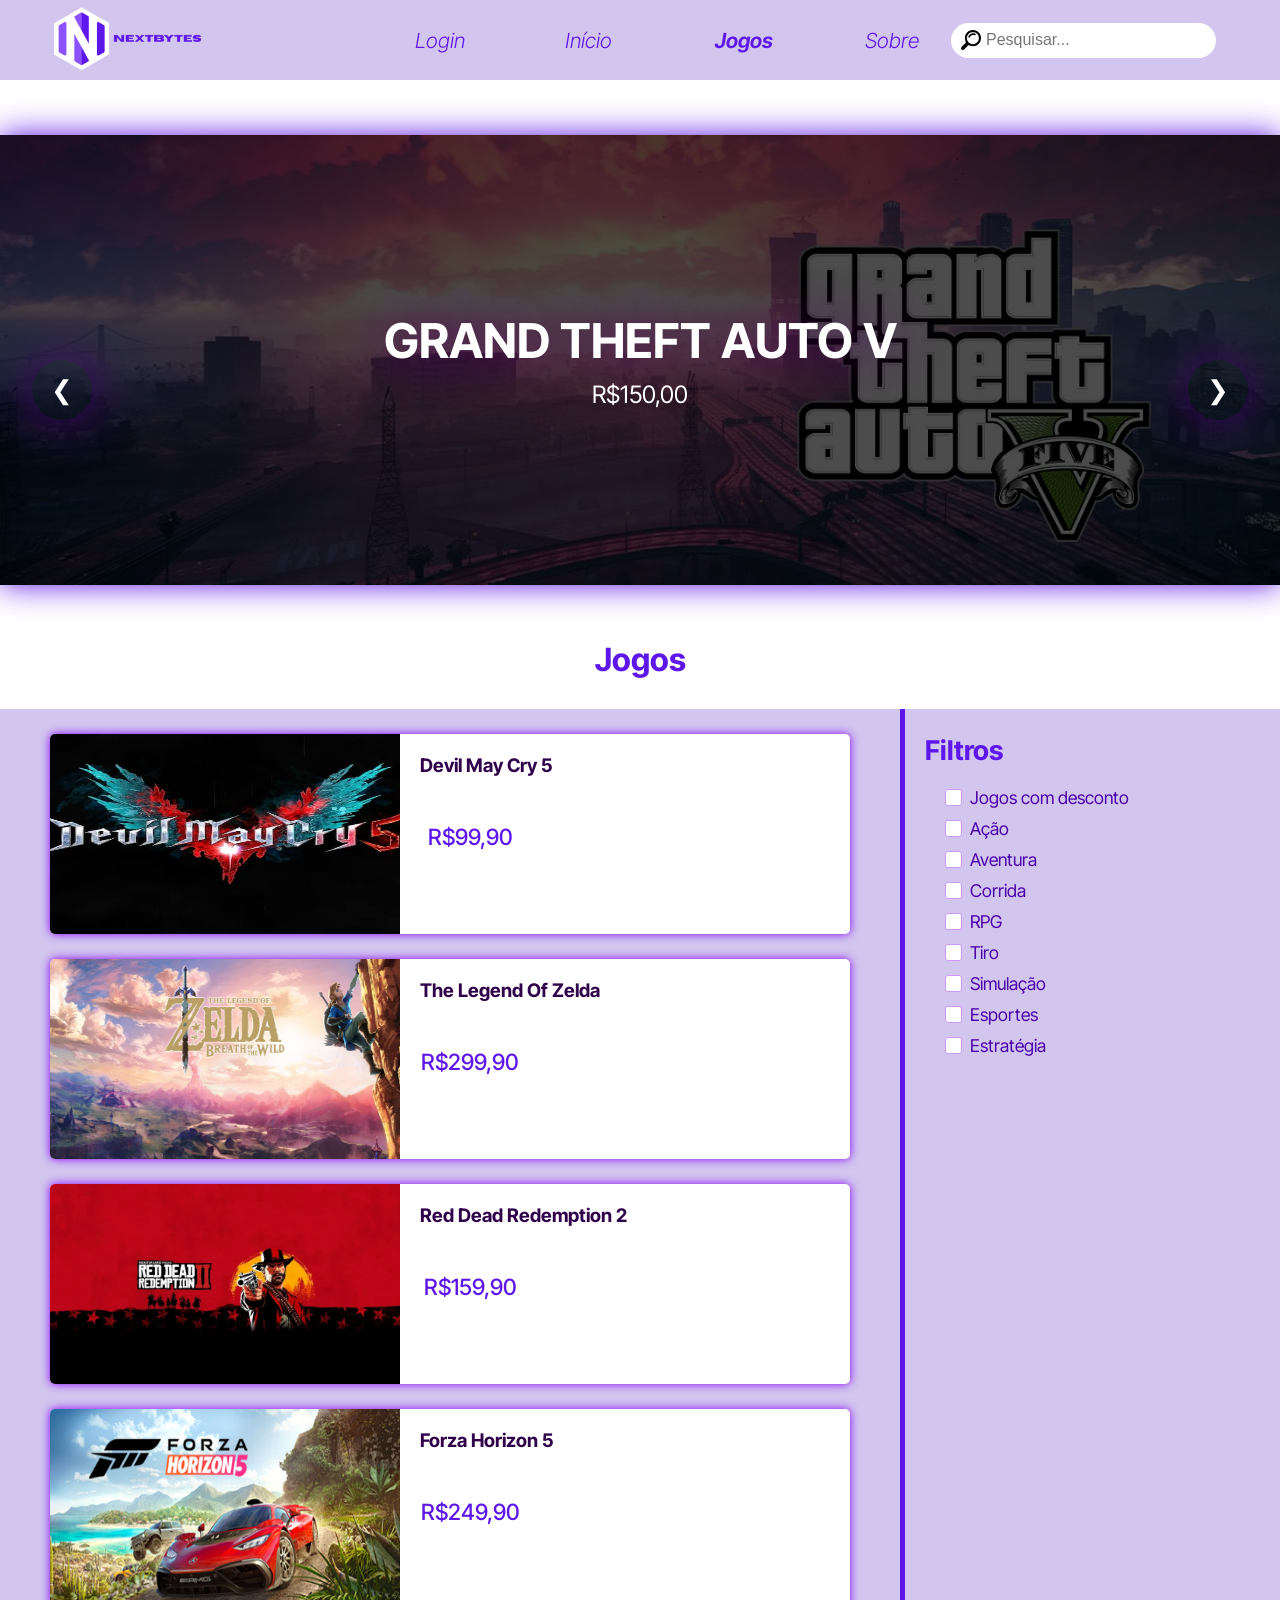
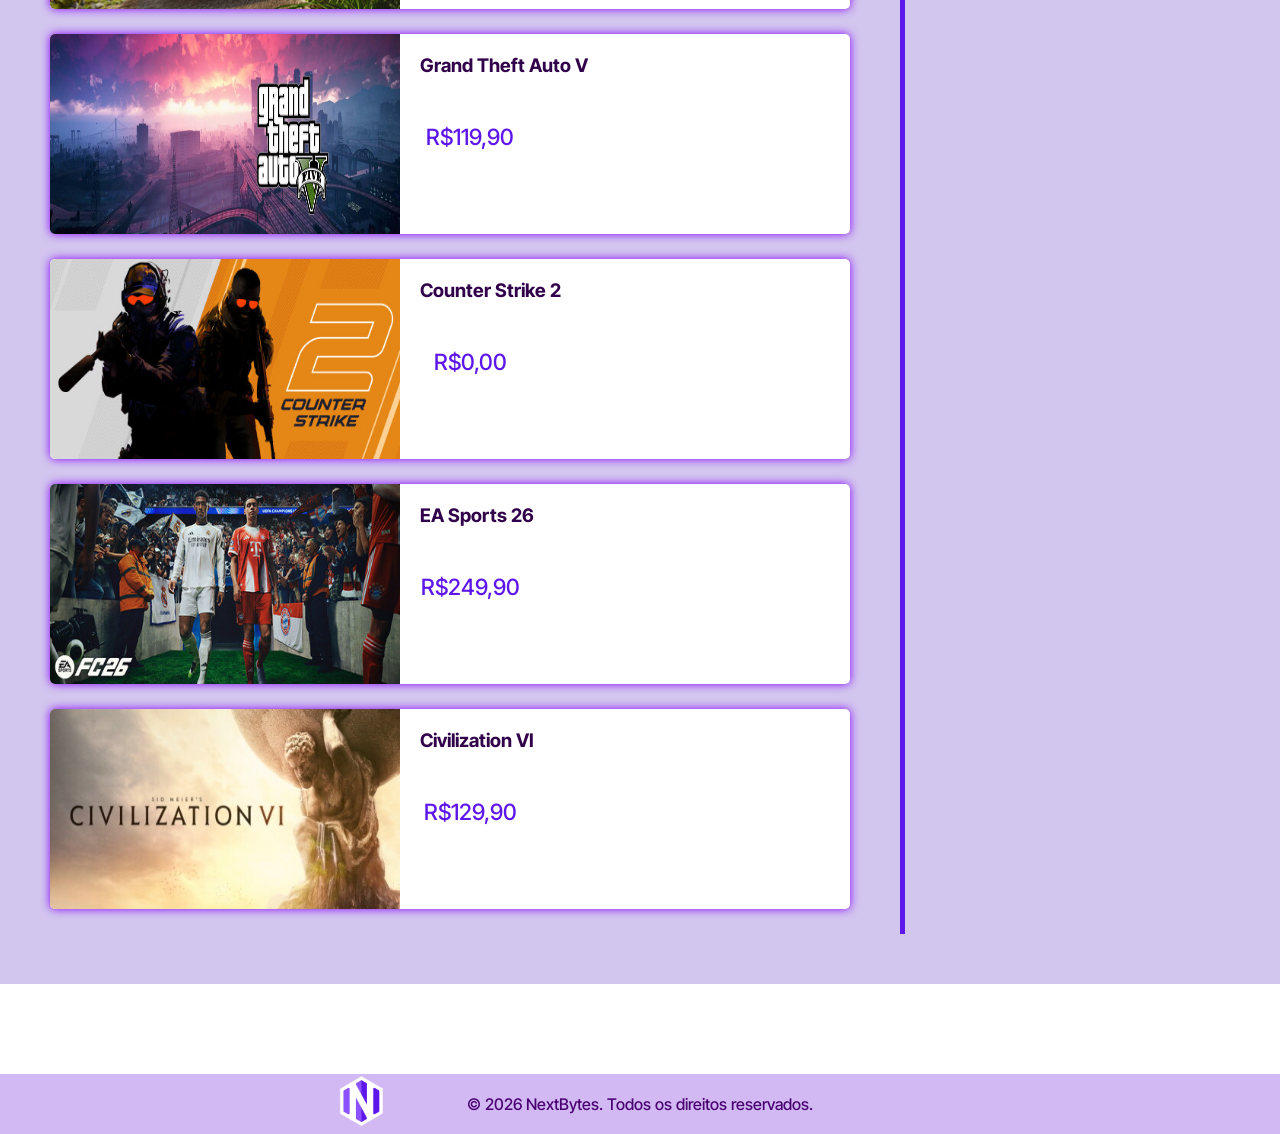
<file: jogos.html>
<!DOCTYPE html>
<html lang="pt-br">

<head>
    <meta charset="UTF-8">
    <meta name="viewport" content="width=device-width, initial-scale=1.0">
    <link rel="stylesheet" href="./src/css/styles.css">
    <link rel="icon" href="./src/assets/NextByteslogo.png">
    <title>NextBytes</title>
</head>


<body>
<header>
     <img src="./src/assets/NextBytes.png" alt="logo" id="logo">
    <nav>
        <ul class="menu-header">
            <li><a href="./login.html" class="menu"><p>Login</p></a></li>
            <li><a href="./index.html" class="menu" id="inicio"><p>Início</p></a></li>
            <li><a href="./jogos.html" class="menu" id="jogos" style="font-weight: 650;"><p>Jogos</p></a></li>
            <li><a href="./sobre.html" class="menu"><p>Sobre</p></a></li>
        </ul>
    </nav>
    <input type="text" id="pesquisar" placeholder="Pesquisar...">
    <div class="hamburguer">
            <span class="barra"></span>
            <span class="barra"></span>
            <span class="barra"></span>
        </div>

</header>
    
    <main>
        <section class="banner" id="banner">
    <button class="btn-ban btn-proximo-ban">&#10095;</button>
    <div class="banner-conteudo">
        <a href="" class="a-banner">
        <h2 class="banner-titulo"></h2>
        <p class="banner-preco"></p>
        </a>
    </div>

    <button class="btn-ban btn-anterior-ban">&#10094;</button>
</section>

        <h1 class="titulo-parte-produto">Jogos</h1>

        <section class="conteudo-pesquisa">
            <button id="btn-filtro">Filtros</button>
            <section class="grade-produtos-pesquisa">
            <div class="produtos-pesquisa" data-categoria=" acao" data-id="8">
                <img src="./src/assets/dmclogo.jpg" alt="Jogos">
                <h1 class="titulo-produto-pesquisa">Devil May Cry 5</h1>
                <p class="preco-produto-pesquisa">R$99,90</p>
            </div>
            <div class="produtos-pesquisa" data-categoria="aventura rpg" data-id="4">
                <img src="./src/assets/zeldabanner.jpg" alt="Jogos">
                <h1 class="titulo-produto-pesquisa" >The Legend Of Zelda</h1>
                <p class="preco-produto-pesquisa">R$299,90</p>
            </div>
            <div class="produtos-pesquisa" data-categoria="acao aventura" data-id="2">
                <img src="./src/assets/rdr2banner.jpg" alt="Jogos">
                <h1 class="titulo-produto-pesquisa" >Red Dead Redemption 2</h1>
                <p class="preco-produto-pesquisa">R$159,90</p>
            </div>
            <div class="produtos-pesquisa" data-categoria="corrida" data-id="3">
                <img src="./src/assets/forzabanner.jpg" alt="Jogos">
                <h1 class="titulo-produto-pesquisa" >Forza Horizon 5</h1>
                <p class="preco-produto-pesquisa">R$249,90</p>
            </div>
            <div class="produtos-pesquisa" data-categoria="acao aventura desconto" data-id="1">
                <img src="./src/assets/gtalogo.jpg" alt="Jogos">
                <h1 class="titulo-produto-pesquisa" >Grand Theft Auto V</h1>
                <p class="preco-produto-pesquisa">R$119,90</p>
            </div>
            <div class="produtos-pesquisa" data-categoria="tiro acao" data-id="5">
                <img src="./src/assets/csbanner.jpg" alt="Jogos">
                <h1 class="titulo-produto-pesquisa">Counter Strike 2</h1>
                <p class="preco-produto-pesquisa">R$0,00</p>
            </div>
            <div class="produtos-pesquisa" data-categoria="esportes simulacao desconto" data-id="6">
                <img src="./src/assets/fifabanner.jpg" alt="Jogos">
                <h1 class="titulo-produto-pesquisa" >EA Sports 26</h1>
                <p class="preco-produto-pesquisa">R$249,90</p>
            </div>
            <div class="produtos-pesquisa" data-categoria="estrategia simulacao desconto" data-id="7">
                <img src="./src/assets/cvlbanner.jpg" alt="Jogos">
                <h1 class="titulo-produto-pesquisa" >Civilization VI</h1>
                <p class="preco-produto-pesquisa">R$129,90</p>
            </div>
            </section>
            <section class="grade-filtro-pesquisa">
                <div class="filtro-pesquisa">
                <h1>Filtros</h1>
                <div class="filtro-aba-pesquisa">
                <label class="check">
                    <input type="checkbox" value="desconto"><span></span> <p>Jogos com desconto </p>
                </label>
                </div>
                <div class="filtro-aba-pesquisa">
                <label class="check">
                    <input type="checkbox" value="acao"><span></span> <p>Ação </p>
                </label>
                </div>
                <div class="filtro-aba-pesquisa">
                <label class="check">
                    <input type="checkbox" value="aventura"><span></span> <p>Aventura </p>
                </label>
                </div>
                <div class="filtro-aba-pesquisa">
                <label class="check">
                    <input type="checkbox" value="corrida"><span></span> <p>Corrida </p>
                </label>
                </div>
                <div class="filtro-aba-pesquisa">
                <label class="check">
                    <input type="checkbox" value="rpg"><span></span> <p>RPG </p>
                </label>
                </div>
                <div class="filtro-aba-pesquisa">
                <label class="check">
                    <input type="checkbox" value="tiro"><span></span> <p>Tiro </p>
                </label>
                </div>
                <div class="filtro-aba-pesquisa">
                <label class="check">
                    <input type="checkbox" value="simulacao"><span></span> <p>Simulação </p>
                </label>
                </div>
                <div class="filtro-aba-pesquisa">
                <label class="check">
                    <input type="checkbox" value="esportes"><span></span> <p>Esportes </p>
                </label>
                </div>
                <div class="filtro-aba-pesquisa">
                <label class="check">
                    <input type="checkbox" value="estrategia"><span></span> <p>Estratégia </p>
                </label>
                </div>
            </div>
            </section>

        </section>
        
    </main>
    <footer class="footer">
        <p>© 2026 NextBytes. Todos os direitos reservados.</p>
            <img src="./src/assets/NextByteslogo.png" alt="Logo">
    </footer>
    <script src="./src/js/script.js"></script>
</body>
</html>
</file>
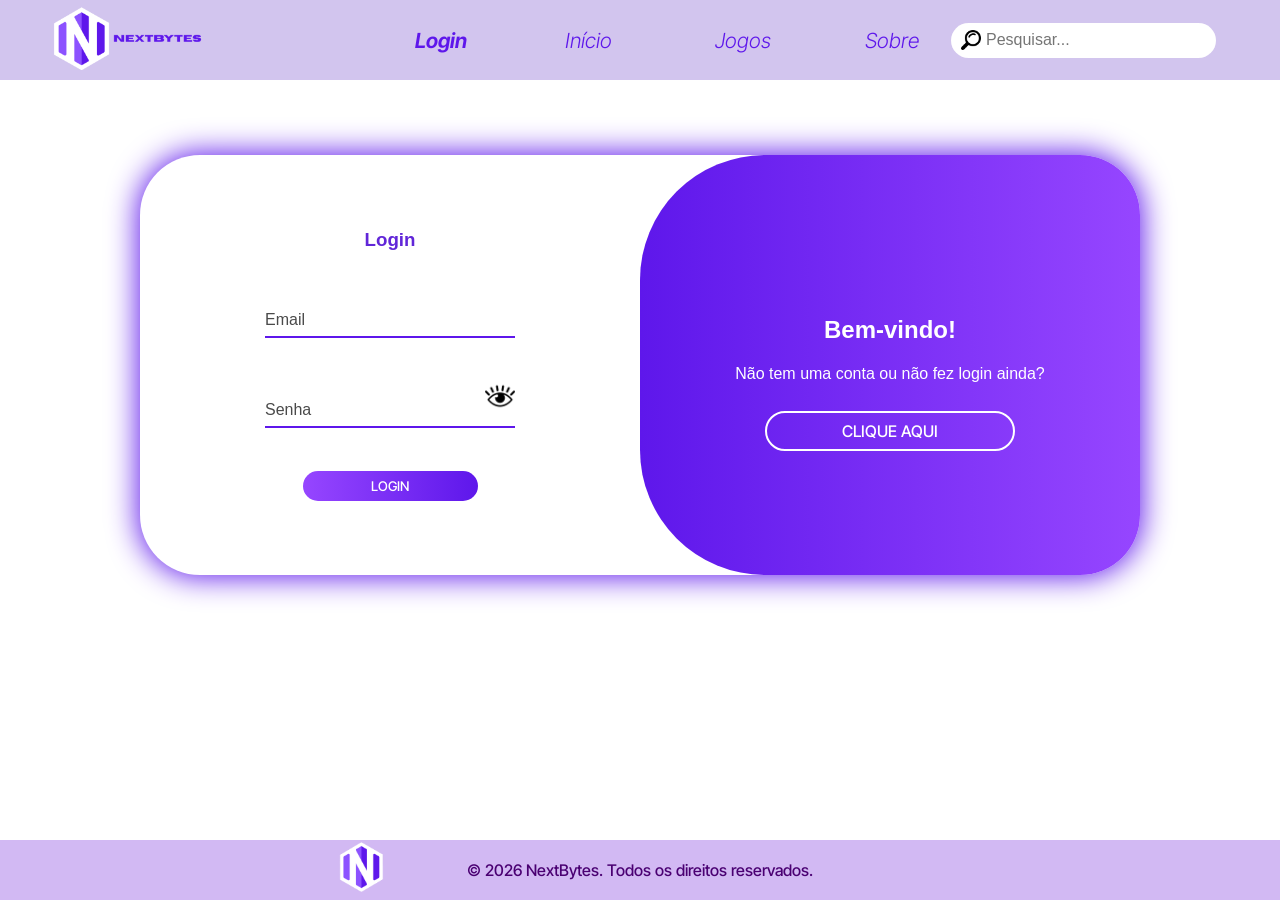
<file: login.html>
<!DOCTYPE html>
<html lang="pt-br">

<head>
    <meta charset="UTF-8">
    <meta name="viewport" content="width=device-width, initial-scale=1.0">
    <link rel="stylesheet" href="./src/css/styles.css">
    <link rel="icon" href="./src/assets/NextByteslogo.png">
    <title>NextBytes</title>
</head>

<body>
    <header>
     <img src="./src/assets/NextBytes.png" alt="logo" id="logo">
    <nav>
        <ul class="menu-header">
            <li><a href="./login.html" class="menu" style="font-weight: 650;"><p>Login</p></a></li>
            <li><a href="./index.html" class="menu" id="inicio"><p>Início</p></a></li>
            <li><a href="./jogos.html" class="menu" id="jogos"><p>Jogos</p></a></li>
            <li><a href="./sobre.html" class="menu"><p>Sobre</p></a></li>
        </ul>
    </nav>
    <input type="text" id="pesquisar" placeholder="Pesquisar..." >
    <div class="hamburguer">
            <span class="barra"></span>
            <span class="barra"></span>
            <span class="barra"></span>
        </div>

</header>    
    <main>
        <section id="sec-login">
            <section id="login-part">
            <h1 class="titulo-login">Login</h1>

            <div class="input-box">
                <input type="text" class="input-login" placeholder="">
            <p class="p-login">Email</p>
            </div>

            <div class="input-box">
                <input type="password" class="input-login-pas" placeholder="">
                <p class="p-login">Senha</p>
                <button type="button" class="btn-spy">
                    <img src="./src/assets/mostrarsenha.png" alt="">
                </button>
            </div>
            <button class="login-button">Login</button>
            </section>

            <section id="sign-part">
            <h1 class="titulo-login">Cadastro</h1>

            <div class="input-box">
                <input type="text" class="input-sign" placeholder="">
            <p class="p-sign">Email</p>
            </div>

            <div class="input-box">
                <input type="password" class="input-sign-pas" placeholder="">
                <p class="p-sign">Senha</p>
                <button type="button" class="btn-spy">
                    <img src="./src/assets/mostrarsenha.png" alt="">
                </button>
            </div>
            <button class="sign-button">Cadastre-se</button>
            </section>

            <div id="welcome">
                <h1 id="titulo-welcome">Bem-vindo!</h1>
                <p id="p-welcome">Não tem uma conta ou não fez login ainda?</p>
                <button id="button-2way" onclick="alternarLogin()">CLIQUE AQUI</button>
            </div>
        </section>
    </main>
    <footer class="footer">
        <p>© 2026 NextBytes. Todos os direitos reservados.</p>
<img src="./src/assets/NextByteslogo.png" alt="Logo">
    </footer>
    <script src="./src/js/script.js"></script>
</body>
</html>
</file>
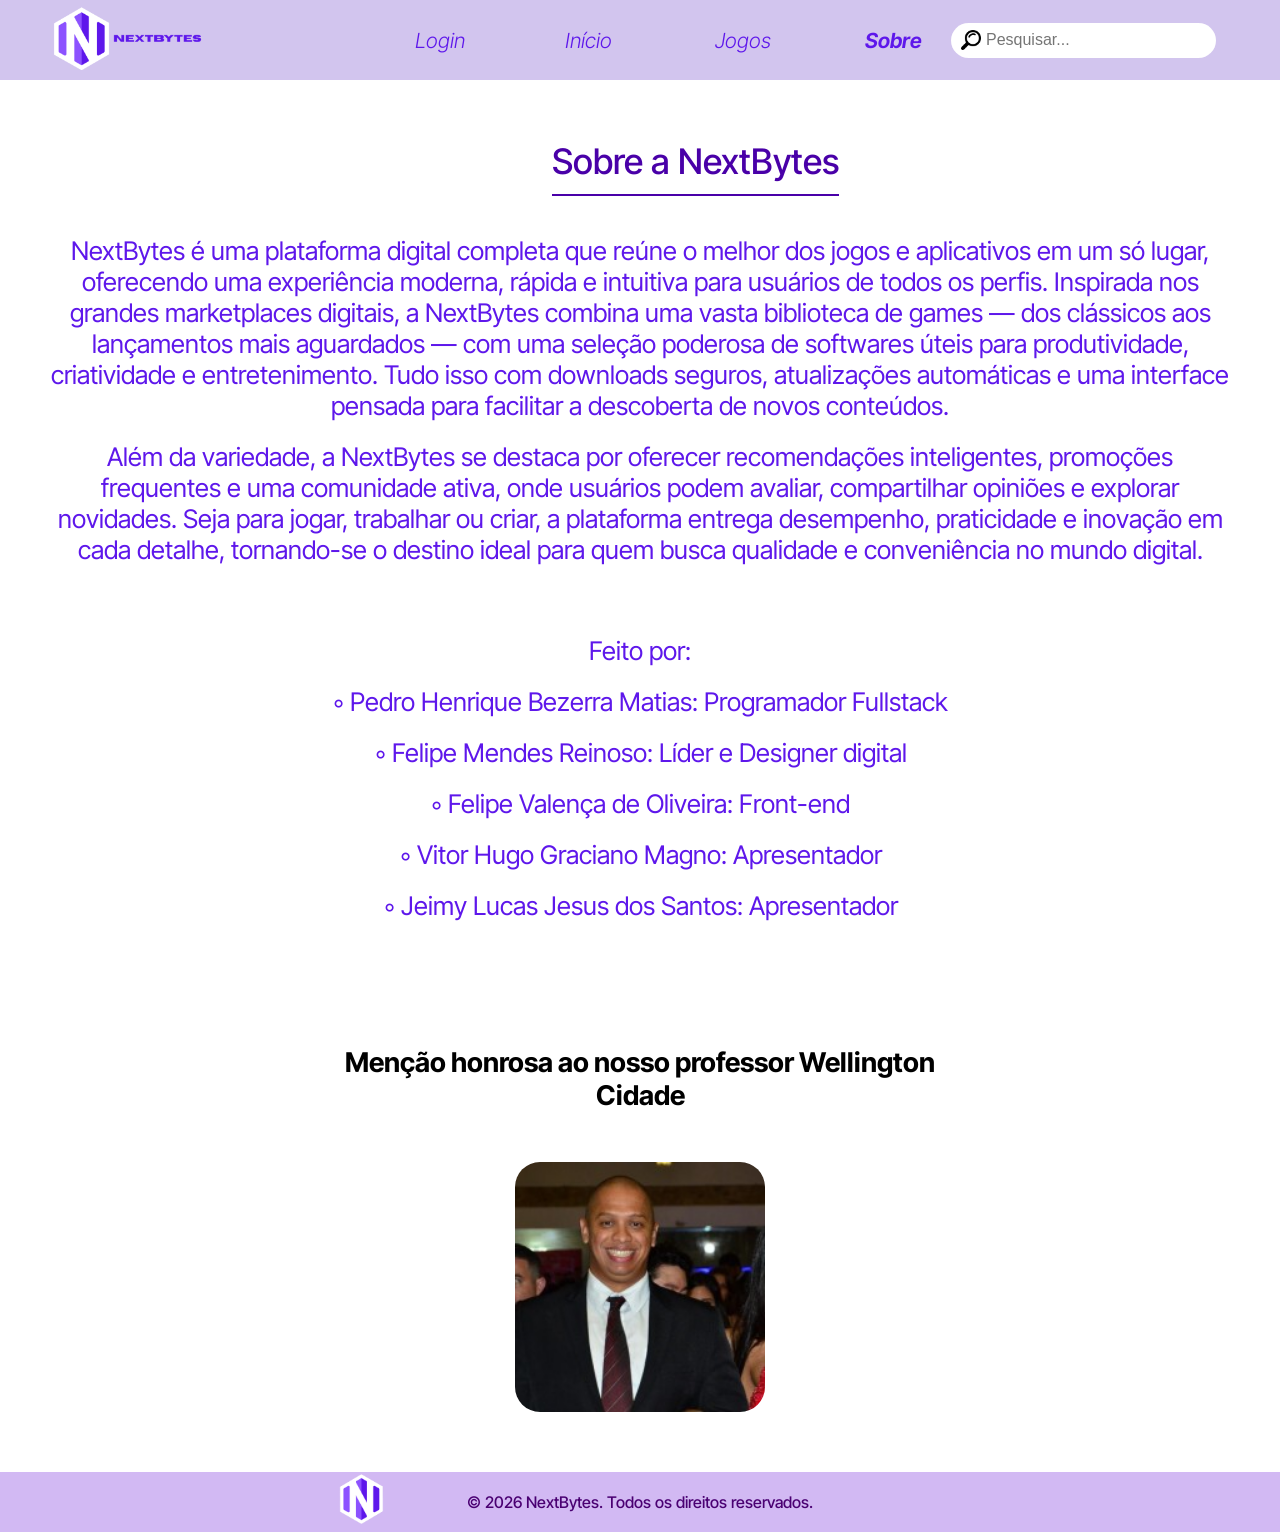
<file: sobre.html>
<!DOCTYPE html>
<html lang="pt-br">

<head>
    <meta charset="UTF-8">
    <meta name="viewport" content="width=device-width, initial-scale=1.0">
    <link rel="stylesheet" href="./src/css/styles.css">
    <link rel="icon" href="./src/assets/NextByteslogo.png">
    <title>NextBytes</title>
</head>

<body>
    <header>
     <img src="./src/assets/NextBytes.png" alt="logo" id="logo">
    <nav>
        <ul class="menu-header">
            <li><a href="./login.html" class="menu"><p>Login</p></a></li>
            <li><a href="./index.html" class="menu" id="inicio"><p>Início</p></a></li>
            <li><a href="./jogos.html" class="menu" id="jogos"><p>Jogos</p></a></li>
            <li><a href="./sobre.html" class="menu" style="font-weight: 650;"><p>Sobre</p></a></li>
        </ul>
    </nav>
    <input type="text" id="pesquisar" placeholder="Pesquisar..." >
    <div class="hamburguer">
            <span class="barra"></span>
            <span class="barra"></span>
            <span class="barra"></span>
        </div>

</header>    
    <main>
        <section id="sobre">
        <h1 id="titulo-historia">Sobre a NextBytes</h1>
        <p>NextBytes é uma plataforma digital completa que reúne o melhor dos jogos e aplicativos em um só lugar, oferecendo uma experiência moderna, rápida e intuitiva para usuários de todos os perfis. Inspirada nos grandes marketplaces digitais, a NextBytes combina uma vasta biblioteca de games — dos clássicos aos lançamentos mais aguardados — com uma seleção poderosa de softwares úteis para produtividade, criatividade e entretenimento. Tudo isso com downloads seguros, atualizações automáticas e uma interface pensada para facilitar a descoberta de novos conteúdos.</p>

            <p>Além da variedade, a NextBytes se destaca por oferecer recomendações inteligentes, promoções frequentes e uma comunidade ativa, onde usuários podem avaliar, compartilhar opiniões e explorar novidades. Seja para jogar, trabalhar ou criar, a plataforma entrega desempenho, praticidade e inovação em cada detalhe, tornando-se o destino ideal para quem busca qualidade e conveniência no mundo digital.</p>
            <div id="nomes">
            <p>Feito por:</p>
            <p>&#9702 Pedro Henrique Bezerra Matias: Programador Fullstack</p>
            <p>&#9702 Felipe Mendes Reinoso: Líder e Designer digital</p>
            <p> &#9702; Felipe Valença de Oliveira: Front-end</p>
            <p> &#9702; Vitor Hugo Graciano Magno: Apresentador</p>
            <p> &#9702; Jeimy Lucas Jesus dos Santos: Apresentador</p>
            </div>
        </section>
            <section id="mencao-cidade">
                <h1>Menção honrosa ao nosso professor <span>Wellington Cidade</span></h1>
            <img src="./src/assets/cidade.jpg" alt="Wellington Cidade">
            </section>
        </main>
    <footer class="footer">
        <p>© 2026 NextBytes. Todos os direitos reservados.</p>
<img src="./src/assets/NextByteslogo.png" alt="Logo">
    </footer>
    <script src="./src/js/script.js"></script>
</body>
</html>
</file>
<file: src/css/styles.css>
@import url('https://fonts.googleapis.com/css2?family=Goldman:wght@400;700&family=Inter+Tight:ital,wght@0,100..900;1,100..900&family=Inter:ital,opsz,wght@0,14..32,100..900;1,14..32,100..900&family=Roboto:ital,wght@0,100..900;1,100..900&display=swap');
@import url('https://fonts.googleapis.com/css2?family=Instrument+Sans:ital,wght@0,400..700;1,400..700&display=swap');
* {
    margin: 0;
    padding: 0;
}

:root{
    --color1: #D2C5EE;
    --color2: #5E17EB;
    --color3: #4a0072;
    --inter: Inter Tight;
    --instrument: "Instrument Sans", sans-serif;
}

#splash{
    z-index: 999;
    position: fixed;
    inset: 0;
    background: #9646ff;
    animation: splash 3.5s forwards ease-out;
    display: flex;
    justify-content: center;
    align-items: center;
}

@keyframes splash {
    0%, 60%{
        opacity: 1;
        z-index: 9999;
        pointer-events: auto;
        
    }
    100%{
        opacity: 0;
        z-index: -10;
        pointer-events: none;
        visibility: hidden;
        pointer-events: none;
    }
}

#logo-splash{
    display: flex;
    justify-content: center;
    align-items: center;
    height: 100vh;
    animation: flip 2s cubic-bezier(0.05, 0.9, 0.2, 1);
    width: 250px;
    height: 280px;
}

@keyframes flip {
    0%{
        transform: rotate(0deg);
    }
    100% {
        transform: rotate(1080deg);
    }
}

html {
    overflow-x: hidden;
    scroll-behavior: smooth;
}

body {
    overflow-x: hidden;
    width: 100%;
    position: relative; 
    -webkit-overflow-scrolling: touch; 
    min-height: 100vh;
    touch-action: pan-y;

}
#container{
    width: 100%;
    box-sizing: border-box;
    display: flex;
    flex-direction: column;
}
header {
    background: var(--color1);
    display: flex;
    justify-content: center;
    align-items: center;
    z-index: 1;
    font-family: var(--inter);
    font-style: italic;
    height: 80px;
}

#logo {
    width: 150px;
    left: 0;
    z-index: 2;
    position: relative;
}


header nav ul {
    display: flex;
    list-style-type: none;
    justify-content: center;
    position: relative;
    left: 0;
    width: 80vw;
    height: 100%;
}

.menu {
    color: var(--color2);
    font-size: 1.3rem;
    padding: 150px;
    text-decoration: none;
    font-family: var(--inter);
    font-weight: 300;
    position: relative;
    transition: all 0.3s ease;
}
.menu p{
    margin: 0;
}

.menu:hover {
    text-shadow: 2px 3px 2px rgba(176, 58, 255, 0.9);
}


.menu::after {
    content: '';
    position: absolute;
    left: -30px;
    bottom: 45%;
    width: 0;
    height: 2px;
    background: var(--color2);

}

.menu:hover::after {
    transition: width 0.5s ease;
    width: 70%;
}

.menu:hover {
    transform: scale(1.05);
    border-radius: 15%;
}

.hamburguer {
    cursor: pointer;
    position: relative;
    z-index: 9999;
    display: none;
}
.barra{
    background: var(--color2);
    display: block;
    width: 3rem;
    height: .3rem;
    margin: .5rem auto;
    border-radius: 1px;
    transition: .7s;
    cursor: pointer;
}


#pesquisar{
    border-radius: 40px;
    padding-left: 40px;
    height: 35px;
    width: 225px;
    border: none;
    position: absolute;
    font-size: 1rem;
    right: 5%;
    background-image: url(../assets/Lupaicone.png);
    background-repeat: no-repeat;
    background-position: 10px;
    background-size: 20px 20px;
    text-align: start;
}
#pesquisar::placeholder{
    position: absolute;
    left: 35px;
    font-size: 1rem;
}

.banner a{
    text-decoration: none;
    color: #fff;
}

.banner {
    background-size: cover;
    height: 450px;
    margin-top: 55px;
    margin-bottom: 55px;
    background-position: center;
    display: flex;
    justify-content: center;
    align-items: center;
    position: relative;
    box-shadow: 0 0 30px var(--color2);
    z-index: 1;
    background-repeat: no-repeat; 
    transition: background-image 0.5s ease-in-out;
}
.banner::before {
    content: "";
    position: absolute;
    top: 0;
    left: 0;
    width: 100%;
    height: 100%;
    background: rgba(0, 0, 0, 0.7);
    z-index: 1;
}
.banner-conteudo{
    color: #fff;
    z-index: 3;
    text-align: center;
    font-family: var(--inter);
    text-transform: uppercase;
}
.banner-conteudo h2{
    padding-bottom: 10px;
    font-size: 3rem;
    text-shadow: 0 0 50px #680078;
}
.banner-conteudo p{
    font-size: 1.5rem;
}
.btn-ban {
    position: absolute;
    top: 50%;
    border: none;
    background: transparent;
    color: #ffffff;
    width: 60px;
    height: 60px;
    cursor: pointer;
    border-radius: 50%;
    font-size: 1.6rem;
    box-shadow: 0 0 50px var(--color3);
    transition: transform 0.3s ease;
    z-index: 2;
    display: block;
}
.btn-ban:hover{
    transform: scale(1.2);
}

.btn-anterior-ban {
    left: 2.5%;
}

.btn-proximo-ban {
    right: 2.5%;
}

#conteudo {
    display: grid;
    grid-template-columns: 1fr;
}

main {
    justify-content: center;
    display: flex;
    flex-direction: column;
}
.titulo-secao{
    color: var(--color2);
    font-family: var(--instrument);
    font-weight: 700;
    font-size: 1.5rem;
    position: relative;
    left: 10px;
}
#titulo-apps{
    margin-top: 50px;
}
.grade-produtos{
    display: flex;
    background: var(--color1);
    justify-content: center;
    flex-wrap: wrap;
}
    .produto{
        width: 250px;
        height: 380px;
        margin: 15px;
        margin-left: 20px;
        margin-right: 20px;
        background-image: url(../assets/gta\ v.jpg);
        background-size: cover;
        background-position: center;
        background-repeat: no-repeat;
        display: inline-block;
        position: relative;
        border-radius: 3px;
        transition: box-shadow 0.3s ease, transform 0.3s ease;
        cursor: pointer;
    }
    /* .produto::after{
        content: '';
        position: absolute;
        width: 100%;
        height: 100%;
        top: 0;
        bottom: 0;
        transition: opacity 0.3s ease, box-shadow 0.3s ease;
        background: rgba(233, 233, 233, 0.15);
        opacity: 0;
        z-index: 1;
    } */
    .produto:hover{
        box-shadow: 0 0 20px #9407ff;
        transform: scale(1.01);
    }
.conteudo-produto{
    background: rgb(210, 185, 243, 0.8);
    display: flex;
    width: 100%;
    height: 20%;
    position: absolute;
    bottom: 0;
    box-shadow:0 0 15px #5E17EB;
    justify-content: center;
    z-index: 3;
    border-radius: 3px;
}
.titulo-produto{
    font-size: 1.3rem;
    font-family: var(--inter);
    color: #fff;
    position: absolute;
    top: 5%;
    text-decoration: underline;
    text-decoration-color: #7346ce;
    text-decoration-thickness: 2px;
    text-underline-offset: 5px;
    text-shadow: 0 0 10px#5E17EB
}
.preco-produto{
    font-family: var(--inter);
    position: relative;
    bottom: -50%;
    font-size: 1.1rem;
    color: #fff;
    font-weight: 500;
    background: #720ba9;
    height: 30px;
    width: 100px;
    text-align: center;
    line-height: 30px;
    border-radius: 5px;
    font-weight: 400;
    
}
.btn-produtos{
    position: relative;
    background: var(--color2);
    color: #fff;
    border-radius: 10px;
    top: 170px;
    font-size: 1.5rem;
    height: 60px;
    width: 30px;
    border: none;
    box-shadow: 0 0 15px#5E17EB;
    transition: box-shadow 0.3s ease;
    cursor: pointer;
    display: none;
}
.btn-produtos:hover{
    box-shadow: 0 0 15px #260047;
}
.btn-anterior-produtos{
    left: 8px;
}

.btn-proximo-produtos{
    right: 8px;
}

#grades{
    display: flex;
    justify-content: center;
    margin-top: 100px;
    margin-bottom: 200px;
}

.grade-solo{
    background-color: #d9c9f7;
    border-radius: 8px;
    width: 640px;
    margin: 0 auto;
}

.grade-titulo{
    color: #fff;
    padding-bottom: 15px;
    font-family: var(--inter);
    background: #5E17EB;
    height: 50px;
    line-height: 50px;
    padding: 10px;
    border-radius: 5px;
}

.produto-grade{
    height: 100px;
    width: 600px;
    border-radius: 5px;
    background: #30004a;
    transition: transform 0.3s ease;
    margin: 0 auto;
    margin: 20px;
}
.produto-grade:hover{
    cursor: pointer;
    transform: scale(1.03);
}
.produto-grade img{
    position: absolute;
    width: 10%;
    height: 80px;
    left: -65px;
    cursor: pointer;
    border-radius: 5px;
}
.produto-grade-conteudo{
    background: #fff;
    border-radius: 6px;
    width: 82.5%;
    height: 80%;
    margin: 0 auto;
    display: flex;
    position: relative;
    top: 10px;
    transition: opacity 0.3s ease;
    left: 30px;
}
/* .produto-grade-conteudo:hover{
    opacity: 1;
} */
.titulo-produto-grade{
    color: var(--color3);
    position: absolute;
    font-size: 1.3rem;
    left: 10px;
    top: 10px;
    font-family: var(--inter);
}
.preco-grade{
    color: var(--color2);
    position: absolute;
    font-size: 1.1rem;
    bottom: 10px;
    right: 410px;
    font-weight: 500;
    font-family: var(--inter);
}
.botao-compra{
    position: relative;
    left: 300px;
    top: 20px;
    width: 150px;
    border: none;
    height: 27px;
    font-weight: 700;
    border-radius: 25px;
    background: #fff;
    color: var(--color2);
    transition: transform 0.3s ease;
    box-shadow: 0 0 5px #a8a8a8;
    cursor: pointer;
}
.botao-compra:hover{
    transform: scale(1.10);
    color: #fff;
    background: var(--color2);
}

/* .produto-grade:hover{
    transform: scale(1.05);
} */

.footer {
    position: absolute;
    bottom: 0;
    width: 100%;
    background-color: #d2b9f3;
    color: #4a0072;
    font-weight: 500;
    font-family: var(--inter);
    display: flex;
    flex-direction: column;
}
footer p{
    padding: 20px;
    text-align: center;
}

footer img{
    width: 45px;
    position: absolute;
    right: 70%;
}



/* Página de Jogos e Apps */

.titulo-parte-produto{
    color: #5E17EB;
    font-family: var(--inter);
    width: 500px;
    margin: 0 auto;
    text-align: center;
    margin-bottom: 30px;
}

.grade-produtos-pesquisa{
    border-right: 5px solid #5E17EB;
}

.conteudo-pesquisa{
    display: flex;
    background: var(--color1);
    font-family: var(--inter);
    margin-bottom: 150px;
    padding-bottom: 50px;
}
.produtos-pesquisa{
    display: flex;
    background: #fff;
    width: 800px;
    margin: 25px;
    margin-right: 50px;
    margin-left: 50px;
    position: relative;
    border-radius: 5px;
    box-shadow: 0 0 10px#8600fb;
    transition: transform 0.3s ease;
    height: 200px;
    cursor: pointer;
}
.produtos-pesquisa img{
    width: 350px;
    border-bottom-left-radius: 5px;
    border-top-left-radius: 5px;
}
.titulo-produto-pesquisa{
    color: #30004a;
    margin: 20px;
}
.preco-produto-pesquisa{
    color: #5E17EB;
    height: 45px;
    font-size: 1.4rem;
    font-weight: 500;
    line-height: 45px;
    position: absolute;
    bottom: 75px;
    left: 365px;
    width: 110px;
    text-align: center;
}
.produtos-pesquisa:hover{
    transform: scale(1.02);
}

.filtro-pesquisa{
    position: sticky;
    top: 20px;
}

.filtro-pesquisa h1{
    color: #5E17EB;
    font-size: 1.7rem;
    margin: 20px;
    margin-top: 25px;
}
.check input{
    position: absolute;
  opacity: 0;
  pointer-events: none;
}
.check span{
    width: 15px;
    height: 15px;
    display: inline-block;
    background: #ffffff;
    position: relative;
    cursor: pointer;
    border: 1px solid #ce96ff;
    border-radius: 3px;
}
.check input:checked + span {
  background: #7800b9;
  border: 1px solid #c456ff;
}
.check span::after {
  content: "";
  position: absolute;
  width: 3.75px;
  height: 8.5px;
  border: solid white; /* cor do check */
  border-width: 0 2px 2px 0;
  top: 2px;
  left: 6px;
  transform: rotate(45deg);
  opacity: 0;
}
.check input:checked + span::after {
  opacity: 1;
}
.check {
    color: #4900a8;
    cursor: pointer;
    display: flex;
    align-items: center;
    gap: 8px;
    margin-left: 20px;
}
.filtro-aba-pesquisa{
    margin-left: 20px;
    margin-top: 10px;
    margin-bottom: 10px;
    font-size: 1.1rem;
}
#btn-filtro{
    display: none;
}

/* Página dos Produtos */

#banner-conteudo-produto {
    width: 100vw;
    height: 400px;
    background-image: url(../assets/gta\ logo.jpg);
    background-size: cover;
    background-position: center;
    position: relative;
    background-repeat: no-repeat;
    box-shadow: inset 0 -50px 100px -20px rgba(119, 0, 255, 0.8);
}
#banner-conteudo-produto::after{
        content: '';
        position: absolute;
        width: 100%;
        height: 100%;
        top: 0;
        bottom: 0;
        background: rgba(0, 0, 0, 0.3);
        opacity: 1;
        z-index: 2;
    }


#logo-pag{
    width: 125px;
    position: absolute;
    border-radius: 5px;
    left: 40px;
    top: 380px;
    z-index: 99;
    box-shadow: 0 0 20px rgb(255, 255, 255, 0.5);
}
#titulo-pag-produto{
    color: #fff;
    position: absolute;
    left: 200px;
    top: 430px;
    z-index: 99;
    font-family: var(--inter);
}

.conteudo-pag-produto{
    z-index: 999;
    background: #fff;
    position: absolute;
    width: 400px;
    height: 230px;
    right: -550px;
    top: 0;
    border-radius: 10px;
    box-shadow: 0 0 15px#260047;
}
#preco-pag{
    font-family: var(--inter);
    color: #5E17EB;
    position: relative;
    left: 10px;
    margin: 20px;
    font-size: 2rem;
}
.comprar-agora{
    width: 90%;
    color: #fff;
    background: #732dff;
    border-radius: 5px;
    border: none;
    height: 50px;
    font-size: 1.2rem;
    text-transform: uppercase;
    font-weight: 600;
    cursor: pointer;
    margin-left: 20px;
    margin-right: 20px;
    margin-bottom: 10px;
}
.add-carrinho{
    width: 90%;
    color: #fff;
    background: #230069;
    border-radius: 5px;
    border: none;
    height: 50px;
    font-size: 1.2rem;
    text-transform: uppercase;
    font-weight: 600;
    cursor: pointer;
    margin-left: 20px;
    margin-right: 20px;
}
.comprar-agora:hover{
    background: #6126d8;
}
.add-carrinho:hover{
    background: #19004a;
}
#descricao-avaliacao{
    font-family: var(--inter);
    position: relative;
    width: 900px;
}
#avaliacao-pag{
    margin: 35px;
    margin-top: 50px;
    margin-left: 50px;
}
#descricao-pag{
    font-size: 1.4rem;
    margin: 45px;
    margin-top: 50px;
    margin-bottom: 200px;
}

.titulo-mais-prod{
    color: #5E17EB;
    text-transform: uppercase;
    font-family: var(--inter);
    margin-top: 50px;
    text-align: center;
}

.prodm-pag-mjs{
    display: flex;
    justify-content: center;
    overflow: hidden;
    position: relative;
    margin-bottom: 100px;
}

.produto-pag-mjs{
    background: #ffffff;
  width: 300px; /* seu tamanho padrão */
  margin: 20px;
  margin-top: 50px;
  margin-bottom: 50px;
  box-shadow: 0 0 15px #3c0075;
  text-align: center;
  cursor: pointer;
  flex-shrink: 0; /* evita que encolha */
  transition: transform 0.5s ease, opacity 0.5s ease;
  opacity: 1; /* padrão normal */
  border-radius: 10px;
}
.produto-pag-mjs.center {
  transform: scale(1.2);
  opacity: 1; /* destacado */
}
.produto-pag-mjs img{
    width: 300px;
}
.produto-pag-mjs:hover{
    transform: scale(1.02);
}
.titulo-produto-mjgs{
    text-align: center;
    color: #30004a;
    font-family: var(--inter);
    font-size: 1.4rem;
    margin: 15px;
}
.compra-pag-mjs{
    background: #fff;
    color: #6c00e8;
    border: none;
    width: 60%;
    border-radius: 20px;
    height: 30px;
    margin-bottom: 15px;
    margin-top: 10px;
    text-transform: uppercase;
    font-weight: 600;
    font-size: 0.8rem;
    cursor: pointer;
    box-shadow: 0 0 10px #3c0075;
    transition: transform 0.3s ease;
}
.compra-pag-mjs:hover{
    transform: scale(1.1);
    background: #6c00e8;
    color: #fff;
    box-shadow: 0 0 10px #732dff;
}

/* Página de login/cadastro */

#sec-login{
    display: flex;
    justify-content: center;
    width: 1000px;
    margin: 75px auto;
    border-radius: 60px;
    box-shadow: 0 0 30px 2px #5E17EB;
    height: 420px;
    position: relative;
    font-family: Arial, sans-serif;
    align-items: center;
}

#login-part{
    width: 50%;
    z-index: 1;
    text-align: center;
}
.titulo-login{
    color: #6126d8;
    font-weight: 550;
}
.input-login, .input-login-pas, .input-sign, .input-sign-pas{
    /* box-shadow: 0 0 15px 3px #5E17EB; */
    border: none;
    border-bottom: 2.3px solid #5E17EB;
    width: 250px;
    height: 45px;
    outline: none;
}
.input-box{
    width: 250px;
    height: 50px;
    margin: 40px auto;
    position: relative;
}
.p-login, .p-sign{
    position: absolute;
    transition: all 0.2s ease;
    height: 50px;
    transform: translateY(-55%);
    color: #4a4a4a;
    pointer-events: none;
}


.input-login:focus + .p-login,
.input-login:not(:placeholder-shown) + .p-login,
.input-login-pas:focus + .p-login,
.input-login-pas:not(:placeholder-shown) + .p-login,
.input-sign:focus + .p-sign,
.input-sign:not(:placeholder-shown) + .p-sign,
.input-sign-pas:focus + .p-sign,
.input-sign-pas:not(:placeholder-shown) + .p-sign {
  transform: translateY(-105%);
  text-shadow: 0 0 5px rgb(94, 23, 235, 0.5);
  font-size: 12px;
  color: var(--color2);

}

.btn-spy{
    position: absolute;
    width: 30px;
    height: 30px;
    background: transparent;
    border: none;
    cursor: pointer;
    z-index: 10;
    right: 0;
}
.btn-spy img{
    width: 100%;
}

.login-button, .sign-button{
    width: 175px;
    height: 30px;
    text-transform: uppercase;
    font-family: var(--inter);
    font-weight: 500;
    color: #fff;
    background: linear-gradient(to right, #9646ff 0%, #5E17EB 100%);
    border: none;
    border-radius: 20px;
    cursor: pointer;
}

#sign-part{
    width: 50%;
    z-index: 1;
    text-align: center;
}
#welcome{
    position: absolute;
    background: linear-gradient(to right, #5E17EB 0%, #9646ff 100%);
    width: 50%;
    right: 0;
    height: 100%;
    border-radius: 125px 60px 60px 125px;
    color: #fff;
    z-index: 99;
    display: flex;
    flex-direction: column;
    align-items: center;
    justify-content: center;
    transition: all 0.5s ease-in-out;
}
#welcome.ativa{
    right: calc(50%);
    border-radius: 60px 125px 125px 60px;
}
#titulo-welcome{
    margin: 15px;
    transform: translateY(-20%)
}
#button-2way{
    color: #fff;
    background: transparent;
    border: 2px solid #fff;
    width: 250px;
    height: 40px;
    border-radius: 20px;
    font-family: var(--inter);
    font-weight: 500;
    font-size: 1rem;
    position: relative;
    transform: translateY(70%);
    cursor: pointer;
}

/* Página do "Sobre" NextBytes */


#sobre{
    display: flex;
    font-family: var(--inter);
    padding-top: 10px;
    padding-bottom: 250px;
    width: 100%;
    margin: 0 auto;
    justify-content: center;
    flex-direction: column;
}
#titulo-historia{
    position: absolute;
    left: 40vw;
    font-size: 2.2rem;
    color: #4900a8;
    font-weight: 500;
    text-decoration: underline;
    text-underline-offset: 20px;
    text-decoration-thickness: 2px;
    text-decoration-color: #4900a8;
    margin: 40px;
    top: 100px;
}
#sobre p{
    position: relative;
    color: var(--color2);
    font-size: 1.6rem;
    top: 125px;
    text-align: center;
    padding: 20px 50px 0px 50px;
}
#nomes{
    padding-top: 50px;
}

#mencao-cidade{
    margin: 0 auto;
    display: flex;
    flex-direction: column;
    justify-content: center;
    width: 100%;
    margin-bottom: 120px;
}
#mencao-cidade h1{
    animation: titulomencao 3.5s infinite ease-out;
    text-align: center;
    font-family: var(--inter);
    padding-bottom: 50px;
    width: 50%;
    margin: 0 auto;
    font-size: 1.7rem;
}
#mencao-cidade img{
    width: 250px;
    margin: 0 auto;
    border-radius: 10%;
    animation: mudarshadowCidade 3s infinite ease-in-out;

}

#mencao-cidade span{
    animation: mudarshadowSpan 3s infinite ease-in-out;
}

@keyframes titulomencao{
    0%{
        text-shadow: 0 0 15px #5E17EB;
        color: #9d6dff;
    }
    50%{
        text-shadow: 0 0 15px #5E17EB;
        color: #5E17EB;
    }
    100%{
        text-shadow: 0 0 15px #5E17EB;
        color: #9d6dff;
    }
}

@keyframes mudarshadowCidade {
    0%{
        box-shadow: 0 0 30px 5px #0084a5;
    }
    50%{
        box-shadow: 0 0 30px 5px #002855;
    }
    100%{
        box-shadow: 0 0 30px 5px #0084a5;
    }
}

@keyframes mudarshadowSpan{
    0%{
        text-shadow: 0 0 15px #1749eb;
        color: #5f84ff;
    }
    50%{
        text-shadow: 0 0 15px #1749eb;
        color: #1749eb;
    }
    100%{
        text-shadow: 0 0 15px #1749eb;
        color: #5f84ff;
    }
}


@media (width <=1024px) {

    html, body{
        overflow-x: hidden;
    }

    #logo{
        width: 140px;
        height: 80px;
        clip-path: inset(0 60% 0 0); 
        left: 20px;
        position: absolute;
        display: block;
    }
    header{
        height: 80px;
    }
    .banner{
        width: 100%;
        height: 300px;
        box-shadow: 0 -15px 20px -10px var(--color2), 0 15px 20px -10px var(--color2) ;
    }
    .banner-conteudo h2{
        font-size: 2rem;
    }
    .btn-ban{
        display: none;
    }
    #conteudo{
        display: flex;
        flex-direction: column;
        align-items: center;
        width: 100%;
    }
    #pesquisar{
        width: 45vw;
        left: 25vw;
        height: 30px;
        top: 25px;
    }
    #pesquisar::placeholder{
        opacity: 0;
    }
    .menu-header {
    display: none; 
    position: fixed;
    top: 0;
    left: 0;
    width: 100%; 
    height: 100%;
    background-color: rgba(28, 0, 43, 0.95); 
    z-index: 9999;
    overflow-y: auto; 
    padding: 20px;
    box-sizing: border-box;
    transition: opacity 0.3s ease;
    }
    .menu-header.active{
        display: block;
        opacity: 1;
    }
    .menu{
        font-size: 1.5rem;
        color: #ffffff;
        font-style: normal;
        padding: 20px;
        left: 5vw;
        top: 5vh;
        display: block;
    }
    .menu::after{
        left: 20px;
        bottom: 0;
    }
    
    .menu p{
        margin: 0;
    }
    .hamburguer {
        display: block;
        right: 20px;
        position: absolute;
    }
    .barra{
        display: block;
    }
    .hamburguer.active .barra:first-child{
    transform: translateY(12px) rotate(360deg) rotate(45deg);
    background: #fff;
    }
    .hamburguer.active .barra:nth-child(2){
    opacity: 0;
    background: #fff;
    }
    .hamburguer.active .barra:last-child{
    transform: translateY(-12px) rotate(-360deg) rotate(-45deg);
    background: #fff;
    }
    .grade-produtos {
        position: relative;
        height: 280px;
    }
    .titulo-secao{
        text-align: center;
        text-transform: uppercase;
        font-weight: 1000;
    }

    .produto {
        position: absolute;
        left: 50%;
        transform: translate(-50%);
        width: 40%;
        height: 90%; 
        display: none;
        border-radius: 10px;
        margin: 15px auto;
    }
    .conteudo-produto{
        height: 40%;
        border-radius: 10px;
    }
    .produto:hover{
        transform: translateX(-50%) scale(1);
        box-shadow:none ;
    }
    .grade-produtos .produto.ativo {
        display: block;
    }
    .titulo-produto{
        font-size: 1.15rem;
        text-align: center;
    }

    .btn-produtos {
        position: absolute;
        top: 50%;
        transform: translateY(-50%);
        z-index: 10;
        display: block;
    }
    .btn-anterior-produtos{
        left: 10%;
    }
    .btn-proximo-produtos{
        right: 10%;
    }
    #grades{
        display: flex;
        flex-direction: column;
        width: 90%;
        margin: 30px auto;
        margin-bottom: 100px;
    }
    .grade-solo{
        width: 100%;
        margin-bottom: 50px;
    }
    .produto-grade{
        width: 90%;
    }
    .produto-grade img{
        width: 15%;
        position: absolute;
        left: -17.5%;
    }
    .preco-grade{
        left: 2.5%;
    }
    .botao-compra{
        position: absolute;
        left: 60%;
        top: 40px;
        width: 100px;
    }

    .footer{
        height: 130px;
        display: flex;
        flex-direction: column;
        text-align: center;
    }

    footer p{
        width: 100%;
        height: 150px;
        text-align: center;
        line-height: 75px;
    }
    footer img{
        position: absolute;
        bottom: 10px;
        left: 50%;
        width: 30px;
    }

    /* Página de Jogos */

    .titulo-parte-produto{
        text-align: center;
        margin-bottom: 80px;
    }

    .grade-filtro-pesquisa {
    display: none; 
    position: fixed;
    top: 0;
    left: 0;
    width: 100%; 
    height: 100%;
    background-color: rgba(0, 0, 0, 0.8); 
    z-index: 9999;
    overflow-y: auto; 
    padding: 20px;
    box-sizing: border-box;
    transition: opacity 0.3s ease;
}

.grade-filtro-pesquisa.show {
    display: block;
    opacity: 1;
}
.filtro-pesquisa {
    background-color: #fff;
    padding: 20px;
    border-radius: 8px;
    max-width: 600px;
    margin: 50px auto; 
}

#btn-filtro{
    display: block;
    position: absolute;
    right: 0;
    background: #4900a8;
    color: #fff;
    width: 100px;
    height: 50px;
    bottom: 75%;
    border-top-left-radius: 50px;
    border-bottom-left-radius: 50px;
    border: none;
    text-transform: uppercase;
    font-size: 1rem;
    font-family: var(--inter);
    font-weight: 600;
    cursor: pointer;
}

.grade-produtos-pesquisa{
    width: 100%;
}
.produtos-pesquisa{
    width: 80%;
    height: 150px;
}
.produtos-pesquisa img{
    width: 50%;
}
.titulo-produto-pesquisa{
    font-size: 1.4rem;
}
.preco-produto-pesquisa{
    font-size: 1.1rem;
    left: 50%;
    bottom: 10%;
}

/* Página de Produtos */

#banner-conteudo-produto{
    height: 300px;
}
#logo-pag{
    top: 270px;
    width: 90px;
}
#titulo-pag-produto{
    top: 315px;
    left: 142.5px;
    font-size: 1.4rem;
}

#descricao-avaliacao{
    display: flex;
    margin: 0 auto;
    flex-direction: column;
    justify-content: center;
    width: 100vw;
}
#avaliacao-pag{
    position: relative;
    top: 0;
    margin: 30px;
}
    #descricao-pag{
        width: 80vw;
        text-align: start;
        margin-bottom: 150px;
        font-size: 1.2rem;
    }
    .conteudo-pag-produto{
        position: relative;
        left: 0;
        margin: 0 auto;
    }
    .titulo-mais-prod{
        margin-top: 0;
    }
    .prodm-pag-mjs{
        display: flex;
        flex-direction: column;
        align-items: center;
    }
    .produto-pag-mjs{
        height: 320px;
    }
    .produto-pag-mjs img{
        height: 150px;
        width: 80%;
        margin: 15px;
    }

    /* Pagina de login e cadastro */

    #sec-login{
        width: 80vw;
        padding: 10px;
        padding-top: 30px;
        margin-bottom: 200px;
    }
    #login-part{
        opacity: 1;
        transition: all 0.3s ease;
        z-index: 98;
        position: absolute;
    }
    #login-part.active{
        opacity: 0;
        z-index: 0;
    }
    #sign-part{
        z-index: 0;
        opacity: 0;
    }
    #sign-part.active{
        opacity: 1;
        z-index: 98;
    }
    .input-login, .input-sign, .input-login-pas, .input-sign-pas{
        width: 250px;
        position: absolute;
        transform: translateX(-50%);
        left: 40%;
    }
    .p-login, .p-sign{
        transform: translateY(20%) translateX(-50%);
    }

    .input-login:focus + .p-login,
    .input-login:not(:placeholder-shown) + .p-login,
    .input-login-pas:focus + .p-login,
    .input-login-pas:not(:placeholder-shown) + .p-login,
    .input-sign:focus + .p-sign,
    .input-sign:not(:placeholder-shown) + .p-sign,
    .input-sign-pas:focus + .p-sign,
    .input-sign-pas:not(:placeholder-shown) + .p-sign {
        transform: translateY(-60%);
        transform: translateX(-70%);
        text-shadow: 0 0 5px rgb(94, 23, 235, 0.5);
        font-size: 12px;
        color: var(--color2);

    }
    #welcome{
        width: 100%;
        height: 65px;
        top: 0;
        text-align: center;
        border-radius: 60px 60px 0 0;
        box-shadow: 0 0 5px #5E17EB;
        display: flex;
    }
    #welcome h1{
        display: none;
    }
    #welcome p{
        font-size: 0.7rem;
        width: 60%;
    }
    #button-2way{
        width: 40%;
        font-size: 0.75rem;
        height: 17.5px;
        bottom: 7.5%;
    }

    /* Página de "Sobre" NextBytes */

    #sobre{
        display: block;
        width: 70vw;
        padding-bottom: 200px;

        left: 0;
    }
    #sobre p{
        margin: 0 auto;
        font-size: 1.3rem;
        display: flex;
        width: 100%;
        flex-wrap: wrap;
        top: 125px;
        padding-bottom: 10px ;
        text-align: start;
        transform: translateX(-12.5%);        
    }
    #titulo-historia{
        text-align: center;
        left: 0;
        right: 0;
    }

    #mencao-cidade{
        margin-bottom: 200px;
    }
}
</file>
